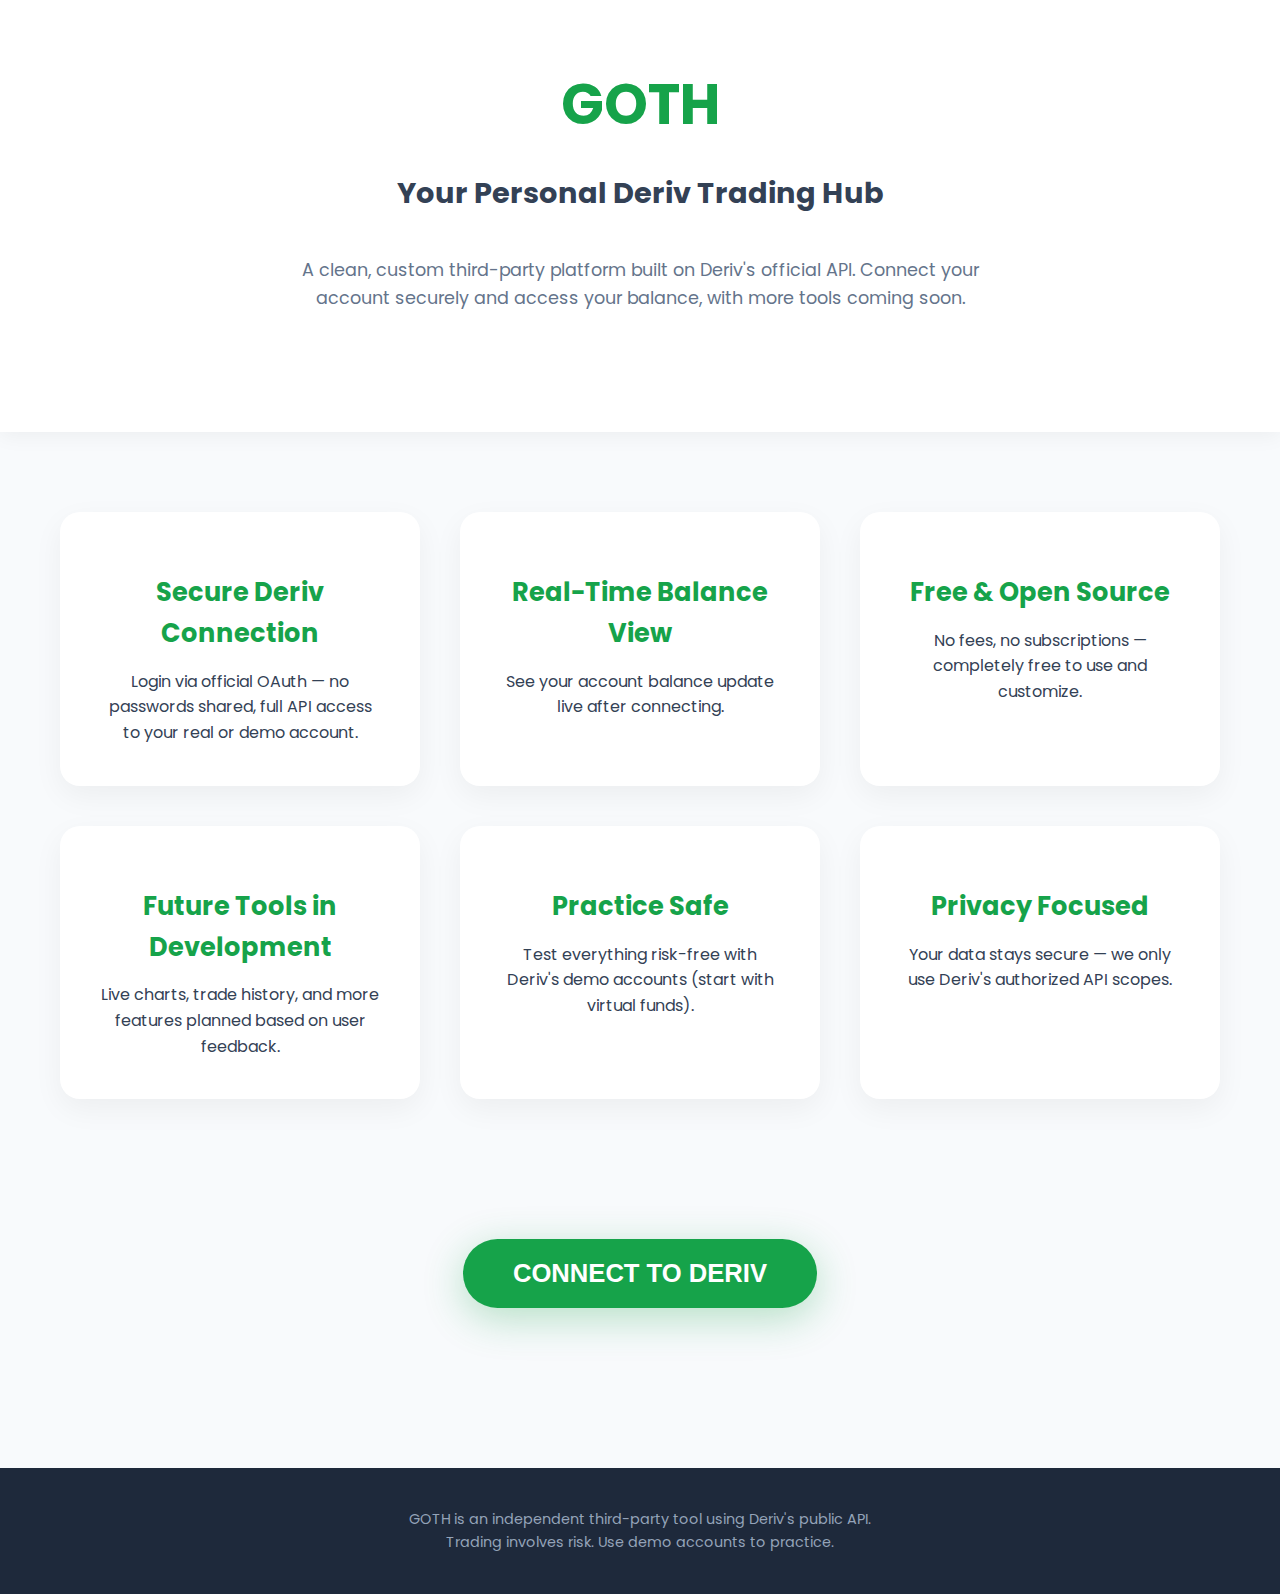
<file: index.html>
<!DOCTYPE html>
<html lang="en">
<head>
  <meta charset="UTF-8">
  <meta name="viewport" content="width=device-width, initial-scale=1.0">
  <title>GOTH | Personal Deriv Trading Hub</title>
  <link href="https://fonts.googleapis.com/css2?family=Poppins:wght@400;600;700&display=swap" rel="stylesheet">
  <style>
    * { box-sizing: border-box; margin: 0; padding: 0; }
    body {
      font-family: 'Poppins', sans-serif;
      background: #f8fafc;
      color: #334155;
      line-height: 1.6;
      text-align: center;
    }
    header {
      padding: 60px 20px;
      background: white;
      box-shadow: 0 4px 20px rgba(0,0,0,0.05);
    }
    .logo {
      font-size: 3.5rem;
      font-weight: 700;
      color: #16a34a;
      margin-bottom: 20px;
    }
    .tagline {
      font-size: 1.8rem;
      max-width: 800px;
      margin: 0 auto 40px;
    }
    .description {
      max-width: 700px;
      margin: 0 auto 60px;
      font-size: 1.1rem;
      color: #64748b;
    }
    .features {
      display: grid;
      grid-template-columns: repeat(auto-fit, minmax(300px, 1fr));
      gap: 40px;
      max-width: 1200px;
      margin: 80px auto;
      padding: 0 20px;
    }
    .feature {
      background: white;
      padding: 40px;
      border-radius: 20px;
      box-shadow: 0 10px 30px rgba(0,0,0,0.05);
    }
    .feature h3 {
      font-size: 1.6rem;
      margin: 20px 0 15px;
      color: #16a34a;
    }
    .cta-button {
      background: #16a34a;
      color: white;
      padding: 20px 50px;
      font-size: 1.6rem;
      font-weight: 600;
      border: none;
      border-radius: 50px;
      cursor: pointer;
      box-shadow: 0 10px 40px rgba(22,163,74,0.3);
      transition: 0.3s;
      margin: 60px 0;
    }
    .cta-button:hover {
      transform: translateY(-5px);
      box-shadow: 0 20px 50px rgba(22,163,74,0.4);
    }
    footer {
      padding: 40px;
      background: #1e293b;
      color: #94a3b8;
      font-size: 0.9rem;
      margin-top: 100px;
    }
  </style>
</head>
<body>

  <header>
    <div class="logo">GOTH</div>
    <h1 class="tagline">Your Personal Deriv Trading Hub</h1>
    <p class="description">A clean, custom third-party platform built on Deriv's official API. Connect your account securely and access your balance, with more tools coming soon.</p>
  </header>

  <section class="features">
    <div class="feature">
      <h3>Secure Deriv Connection</h3>
      <p>Login via official OAuth — no passwords shared, full API access to your real or demo account.</p>
    </div>
    <div class="feature">
      <h3>Real-Time Balance View</h3>
      <p>See your account balance update live after connecting.</p>
    </div>
    <div class="feature">
      <h3>Free & Open Source</h3>
      <p>No fees, no subscriptions — completely free to use and customize.</p>
    </div>
    <div class="feature">
      <h3>Future Tools in Development</h3>
      <p>Live charts, trade history, and more features planned based on user feedback.</p>
    </div>
    <div class="feature">
      <h3>Practice Safe</h3>
      <p>Test everything risk-free with Deriv's demo accounts (start with virtual funds).</p>
    </div>
    <div class="feature">
      <h3>Privacy Focused</h3>
      <p>Your data stays secure — we only use Deriv's authorized API scopes.</p>
    </div>
  </section>

  <button class="cta-button" onclick="loginDeriv()">
    CONNECT TO DERIV
  </button>

  <footer>
    <p>GOTH is an independent third-party tool using Deriv's public API.</p>
    <p>Trading involves risk. Use demo accounts to practice.</p>
  </footer>

  <script src="app.js"></script>
</body>
</html>
</file>
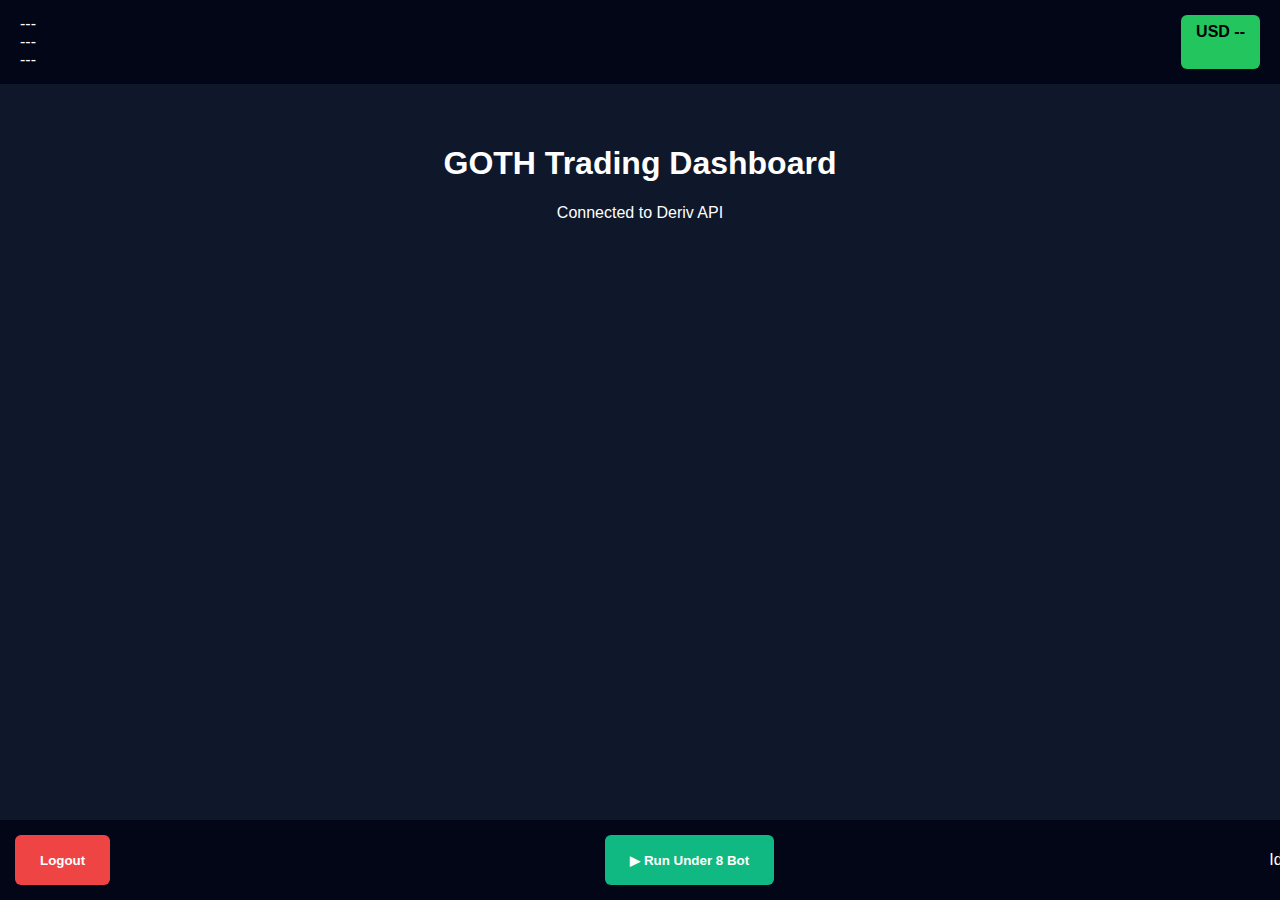
<file: dashboard.html>
<!DOCTYPE html>
<html lang="en">
<head>
  <meta charset="UTF-8"/>
  <meta name="viewport" content="width=device-width, initial-scale=1.0"/>
  <title>GOTH | Dashboard</title>

  <style>
    body {
      margin: 0;
      font-family: Arial, sans-serif;
      background: #0f172a;
      color: white;
    }

    .top {
      display: flex;
      justify-content: space-between;
      padding: 15px 20px;
      background: #020617;
    }

    .balance {
      background: #22c55e;
      padding: 8px 15px;
      border-radius: 6px;
      color: black;
      font-weight: bold;
    }

    .main {
      padding: 40px;
      text-align: center;
    }

    .run-bar {
      position: fixed;
      bottom: 0;
      width: 100%;
      background: #020617;
      padding: 15px;
      display: flex;
      justify-content: space-between;
    }

    button {
      padding: 10px 25px;
      cursor: pointer;
      border-radius: 6px;
      border: none;
      font-weight: bold;
    }

    #runBotBtn {
      background: #10b981;
      color: white;
    }

    #logoutBtn {
      background: #ef4444;
      color: white;
    }
  </style>
</head>

<body>

  <!-- Top Bar -->
  <div class="top">
    <div>
      <div id="name">---</div>
      <div id="account">---</div>
      <div id="currency">---</div>
    </div>
    <div class="balance">
      USD <span id="balance">--</span>
    </div>
  </div>

  <!-- Main Content -->
  <div class="main">
    <h1>GOTH Trading Dashboard</h1>
    <p>Connected to Deriv API</p>
  </div>

  <!-- Run Bar -->
  <div class="run-bar">
    <button id="logoutBtn">Logout</button>
    <button id="runBotBtn">▶ Run Under 8 Bot</button>
    <p id="status">Idle</p>
  </div>

  <!-- Dashboard JS -->
  <script type="module" src="js/dashboard.js"></script>

</body>
</html>
</file>
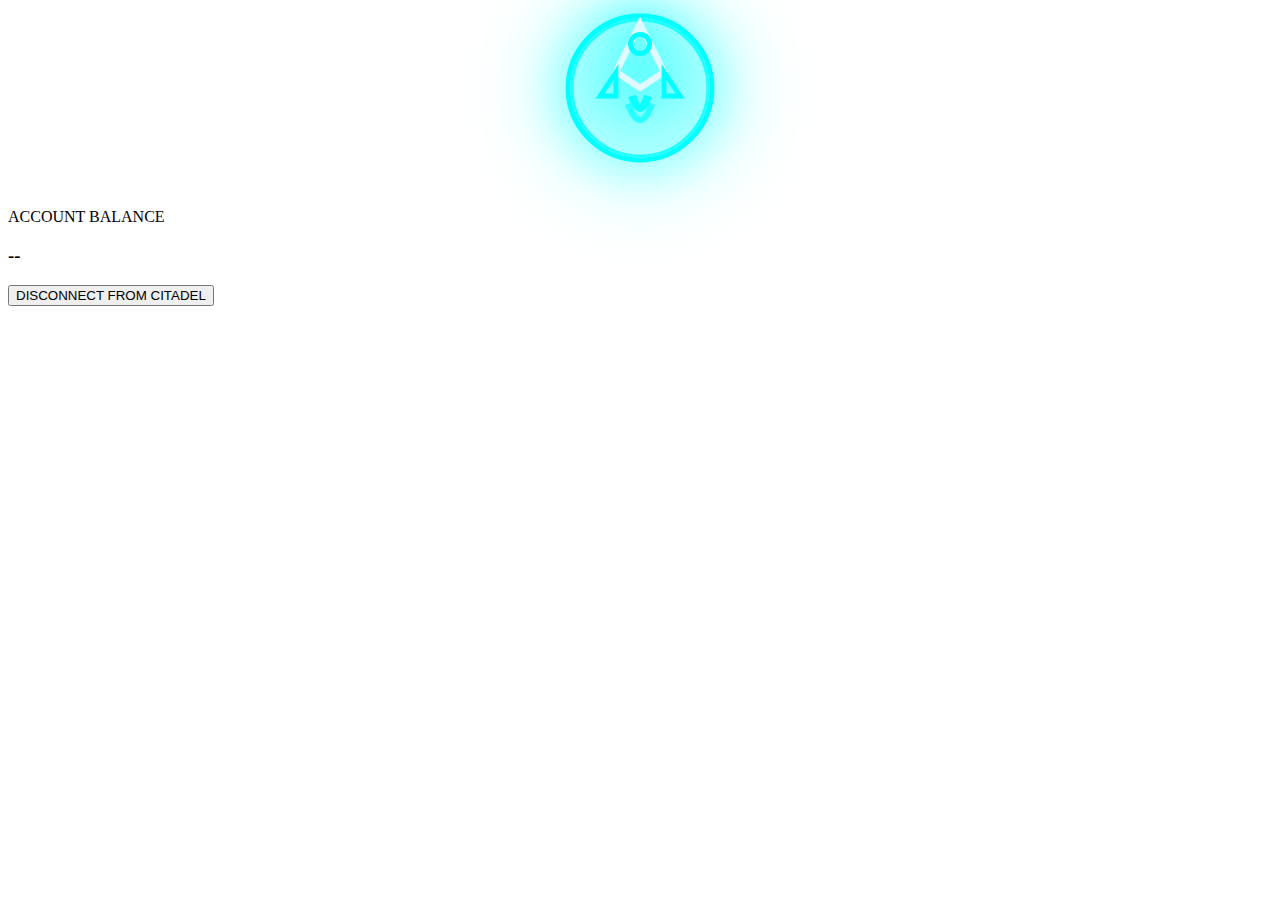
<file: Dashboard.html>
<!DOCTYPE html>
<html lang="en">
<head>
  <meta charset="UTF-8">
  <meta name="viewport" content="width=device-width, initial-scale=1.0">
  <title>GOTH | Launch Control</title>
  <link rel="stylesheet" href="styles.css">
  <link href="https://fonts.googleapis.com/css2?family=Rajdhani:wght@900&display=swap" rel="stylesheet">
  <style>
    /* Reuse the same rocket emblem from index.html */
    .rocket-emblem {
      width: 160px;
      height: 160px;
      margin: 0 auto 40px;
      animation: gothGlow 6s ease-in-out infinite alternate;
    }

    .rocket-emblem svg {
      width: 100%;
      height: 100%;
      filter: drop-shadow(0 0 20px cyan) drop-shadow(0 0 40px #00ffff);
    }
  </style>
</head>
<body>

  <div class="grid-bg"></div>
  <div class="particles"></div>

  <div class="glass-card dashboard">
    <!-- Rocket Emblem at the top -->
    <div class="rocket-emblem">
      <svg viewBox="0 0 200 200" xmlns="http://www.w3.org/2000/svg">
        <circle cx="100" cy="100" r="90" fill="none" stroke="cyan" stroke-width="6"/>
        <circle cx="100" cy="100" r="85" fill="none" stroke="#00ffff" stroke-width="4" opacity="0.8"/>
        
        <path d="M100 20 L130 80 L100 100 L70 80 Z" fill="none" stroke="#e0f8ff" stroke-width="8"/>
        <circle cx="100" cy="45" r="12" fill="none" stroke="#00ffff" stroke-width="6"/>
        
        <path d="M70 80 L50 110 L70 110 Z" fill="none" stroke="#00ffff" stroke-width="6"/>
        <path d="M130 80 L150 110 L130 110 Z" fill="none" stroke="#00ffff" stroke-width="6"/>
        
        <path d="M90 110 Q100 140 110 110" fill="none" stroke="#00ffff" stroke-width="10" opacity="0.9"/>
        <path d="M85 120 Q100 160 115 120" fill="none" stroke="cyan" stroke-width="8" opacity="0.7"/>
      </svg>
    </div>

    <!-- Account Balance Panel -->
    <div class="stat-box">
      <span>ACCOUNT BALANCE</span>
      <h3 id="balance">--</h3>
    </div>

    <!-- Disconnect Button -->
    <button class="neon-btn danger" onclick="logout()">
      DISCONNECT FROM CITADEL
    </button>
  </div>

  <script src="app.js"></script>
</body>
</html>
</file>
<file: styles.css>
/* styles.css */
</file>
